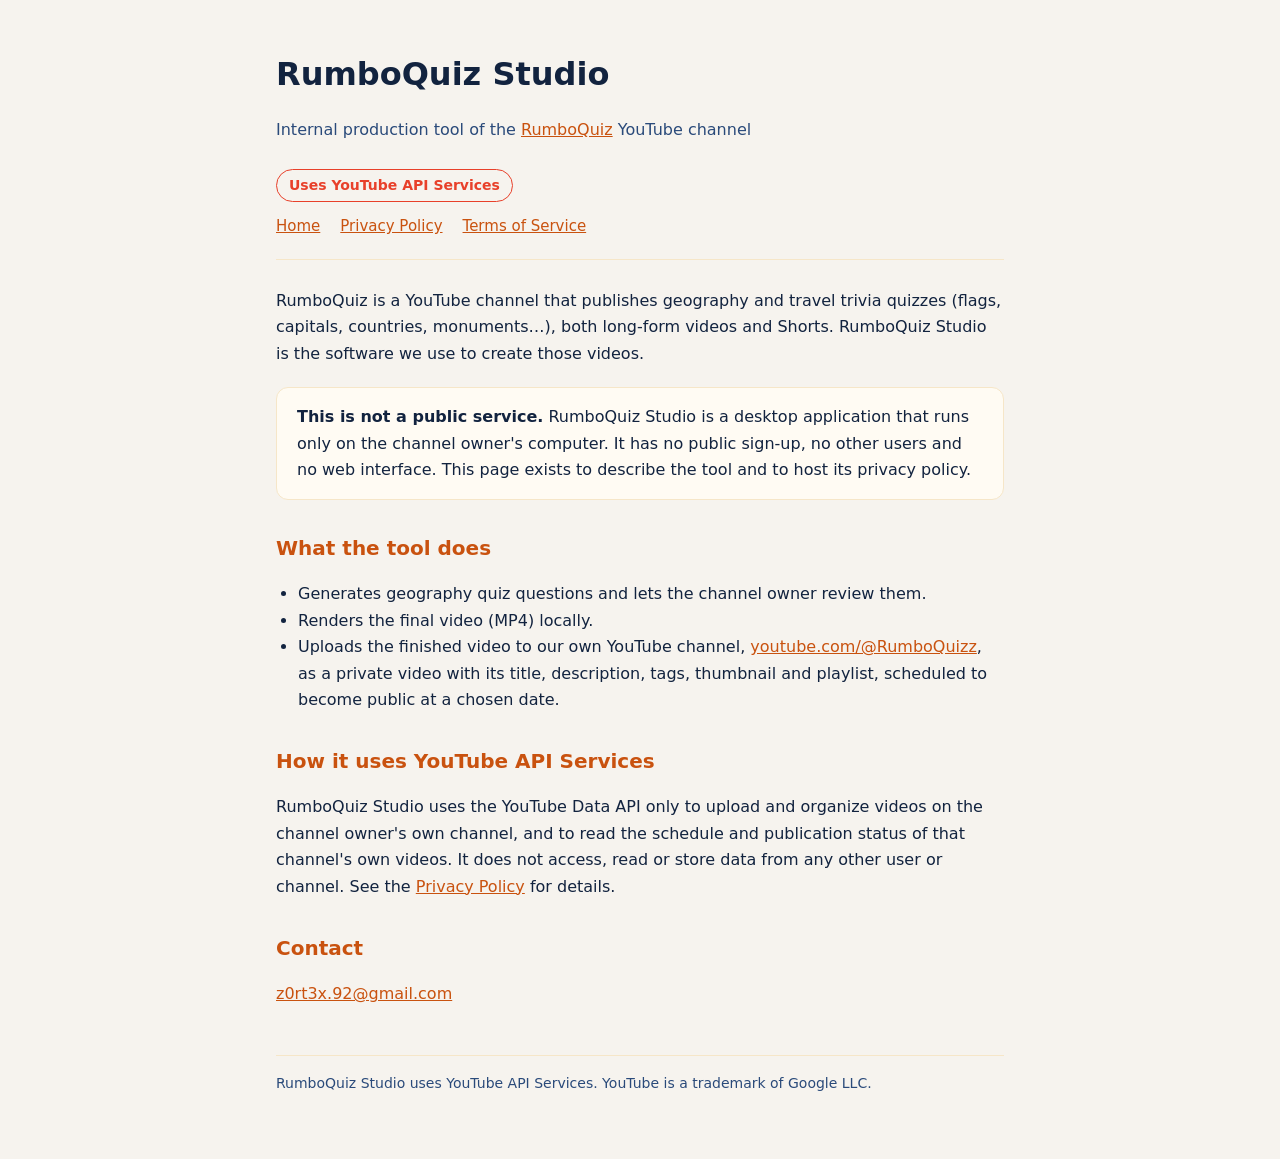
<file: index.html>
<!doctype html>
<html lang="en">
<head>
    <meta charset="utf-8">
    <meta name="viewport" content="width=device-width, initial-scale=1">
    <title>RumboQuiz Studio</title>
    <meta name="description" content="RumboQuiz Studio is the private tool used by the RumboQuiz YouTube channel to produce and upload its own geography quiz videos.">
    <link rel="stylesheet" href="style.css">
</head>
<body>
<main>
    <header>
        <h1>RumboQuiz Studio</h1>
        <p class="muted">Internal production tool of the <a href="https://www.youtube.com/@RumboQuizz">RumboQuiz</a> YouTube channel</p>
        <p class="badge">Uses YouTube API Services</p>
        <nav><a href="./">Home</a><a href="privacy.html">Privacy Policy</a><a href="terms.html">Terms of Service</a></nav>
    </header>

    <p>RumboQuiz is a YouTube channel that publishes geography and travel trivia quizzes (flags, capitals, countries, monuments…), both long-form videos and Shorts. RumboQuiz Studio is the software we use to create those videos.</p>

    <div class="card">
        <strong>This is not a public service.</strong> RumboQuiz Studio is a desktop application that runs only on the channel owner's computer. It has no public sign-up, no other users and no web interface. This page exists to describe the tool and to host its privacy policy.
    </div>

    <h2>What the tool does</h2>
    <ul>
        <li>Generates geography quiz questions and lets the channel owner review them.</li>
        <li>Renders the final video (MP4) locally.</li>
        <li>Uploads the finished video to our own YouTube channel, <a href="https://www.youtube.com/@RumboQuizz">youtube.com/@RumboQuizz</a>, as a private video with its title, description, tags, thumbnail and playlist, scheduled to become public at a chosen date.</li>
    </ul>

    <h2>How it uses YouTube API Services</h2>
    <p>RumboQuiz Studio uses the YouTube Data API only to upload and organize videos on the channel owner's own channel, and to read the schedule and publication status of that channel's own videos. It does not access, read or store data from any other user or channel. See the <a href="privacy.html">Privacy Policy</a> for details.</p>

    <h2>Contact</h2>
    <p><a href="mailto:z0rt3x.92@gmail.com">z0rt3x.92@gmail.com</a></p>

    <footer>RumboQuiz Studio uses YouTube API Services. YouTube is a trademark of Google LLC.</footer>
</main>
</body>
</html>
</file>
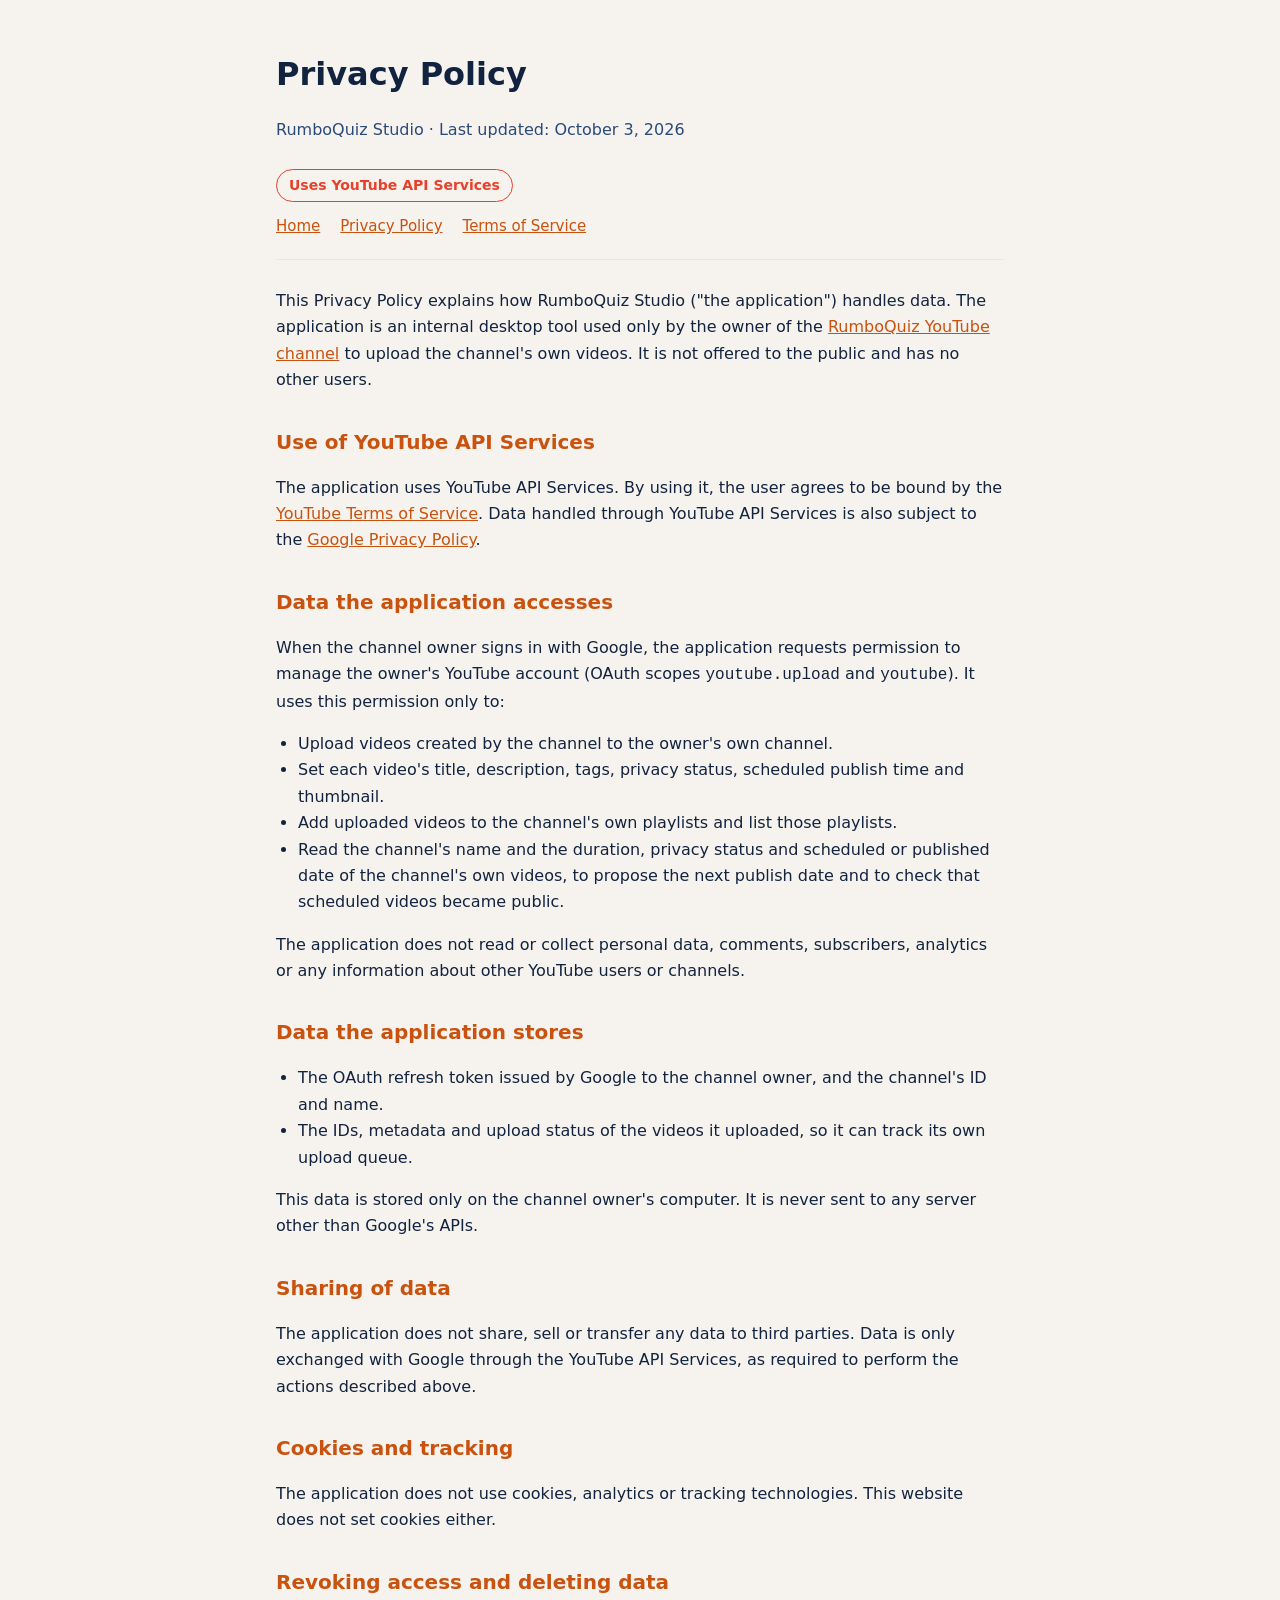
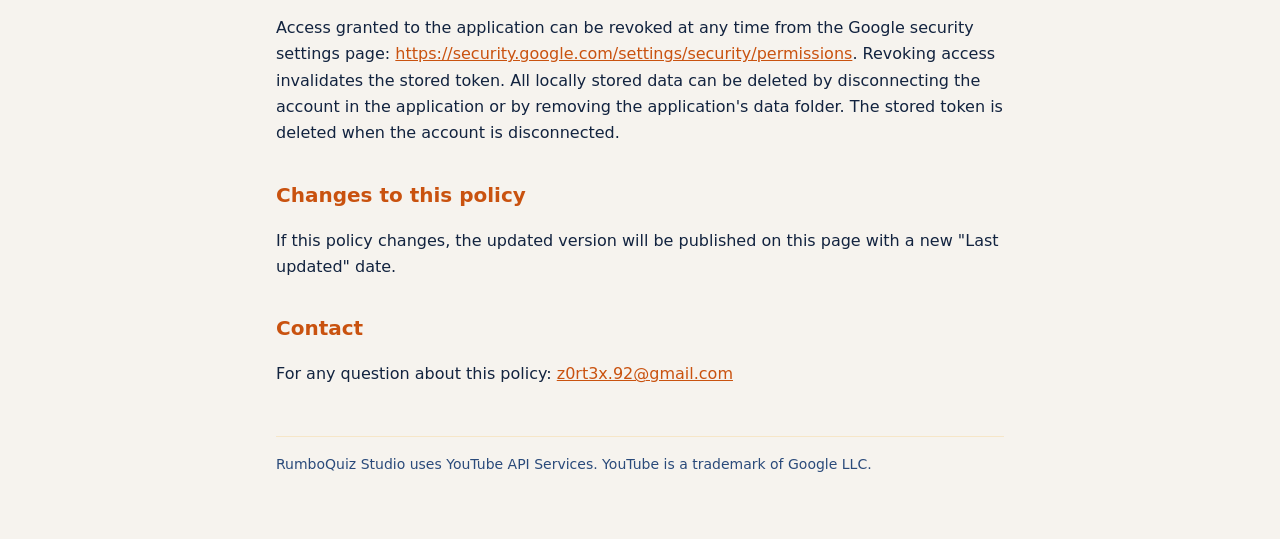
<file: privacy.html>
<!doctype html>
<html lang="en">
<head>
    <meta charset="utf-8">
    <meta name="viewport" content="width=device-width, initial-scale=1">
    <title>Privacy Policy · RumboQuiz Studio</title>
    <meta name="description" content="Privacy Policy of RumboQuiz Studio, the internal tool of the RumboQuiz YouTube channel.">
    <link rel="stylesheet" href="style.css">
</head>
<body>
<main>
    <header>
        <h1>Privacy Policy</h1>
        <p class="muted">RumboQuiz Studio · Last updated: October 3, 2026</p>
        <p class="badge">Uses YouTube API Services</p>
        <nav><a href="./">Home</a><a href="privacy.html">Privacy Policy</a><a href="terms.html">Terms of Service</a></nav>
    </header>

    <p>This Privacy Policy explains how RumboQuiz Studio ("the application") handles data. The application is an internal desktop tool used only by the owner of the <a href="https://www.youtube.com/@RumboQuizz">RumboQuiz YouTube channel</a> to upload the channel's own videos. It is not offered to the public and has no other users.</p>

    <h2>Use of YouTube API Services</h2>
    <p>The application uses YouTube API Services. By using it, the user agrees to be bound by the <a href="https://www.youtube.com/t/terms">YouTube Terms of Service</a>. Data handled through YouTube API Services is also subject to the <a href="https://policies.google.com/privacy">Google Privacy Policy</a>.</p>

    <h2>Data the application accesses</h2>
    <p>When the channel owner signs in with Google, the application requests permission to manage the owner's YouTube account (OAuth scopes <code>youtube.upload</code> and <code>youtube</code>). It uses this permission only to:</p>
    <ul>
        <li>Upload videos created by the channel to the owner's own channel.</li>
        <li>Set each video's title, description, tags, privacy status, scheduled publish time and thumbnail.</li>
        <li>Add uploaded videos to the channel's own playlists and list those playlists.</li>
        <li>Read the channel's name and the duration, privacy status and scheduled or published date of the channel's own videos, to propose the next publish date and to check that scheduled videos became public.</li>
    </ul>
    <p>The application does not read or collect personal data, comments, subscribers, analytics or any information about other YouTube users or channels.</p>

    <h2>Data the application stores</h2>
    <ul>
        <li>The OAuth refresh token issued by Google to the channel owner, and the channel's ID and name.</li>
        <li>The IDs, metadata and upload status of the videos it uploaded, so it can track its own upload queue.</li>
    </ul>
    <p>This data is stored only on the channel owner's computer. It is never sent to any server other than Google's APIs.</p>

    <h2>Sharing of data</h2>
    <p>The application does not share, sell or transfer any data to third parties. Data is only exchanged with Google through the YouTube API Services, as required to perform the actions described above.</p>

    <h2>Cookies and tracking</h2>
    <p>The application does not use cookies, analytics or tracking technologies. This website does not set cookies either.</p>

    <h2>Revoking access and deleting data</h2>
    <p>Access granted to the application can be revoked at any time from the Google security settings page: <a href="https://security.google.com/settings/security/permissions">https://security.google.com/settings/security/permissions</a>. Revoking access invalidates the stored token. All locally stored data can be deleted by disconnecting the account in the application or by removing the application's data folder. The stored token is deleted when the account is disconnected.</p>

    <h2>Changes to this policy</h2>
    <p>If this policy changes, the updated version will be published on this page with a new "Last updated" date.</p>

    <h2>Contact</h2>
    <p>For any question about this policy: <a href="mailto:z0rt3x.92@gmail.com">z0rt3x.92@gmail.com</a></p>

    <footer>RumboQuiz Studio uses YouTube API Services. YouTube is a trademark of Google LLC.</footer>
</main>
</body>
</html>
</file>
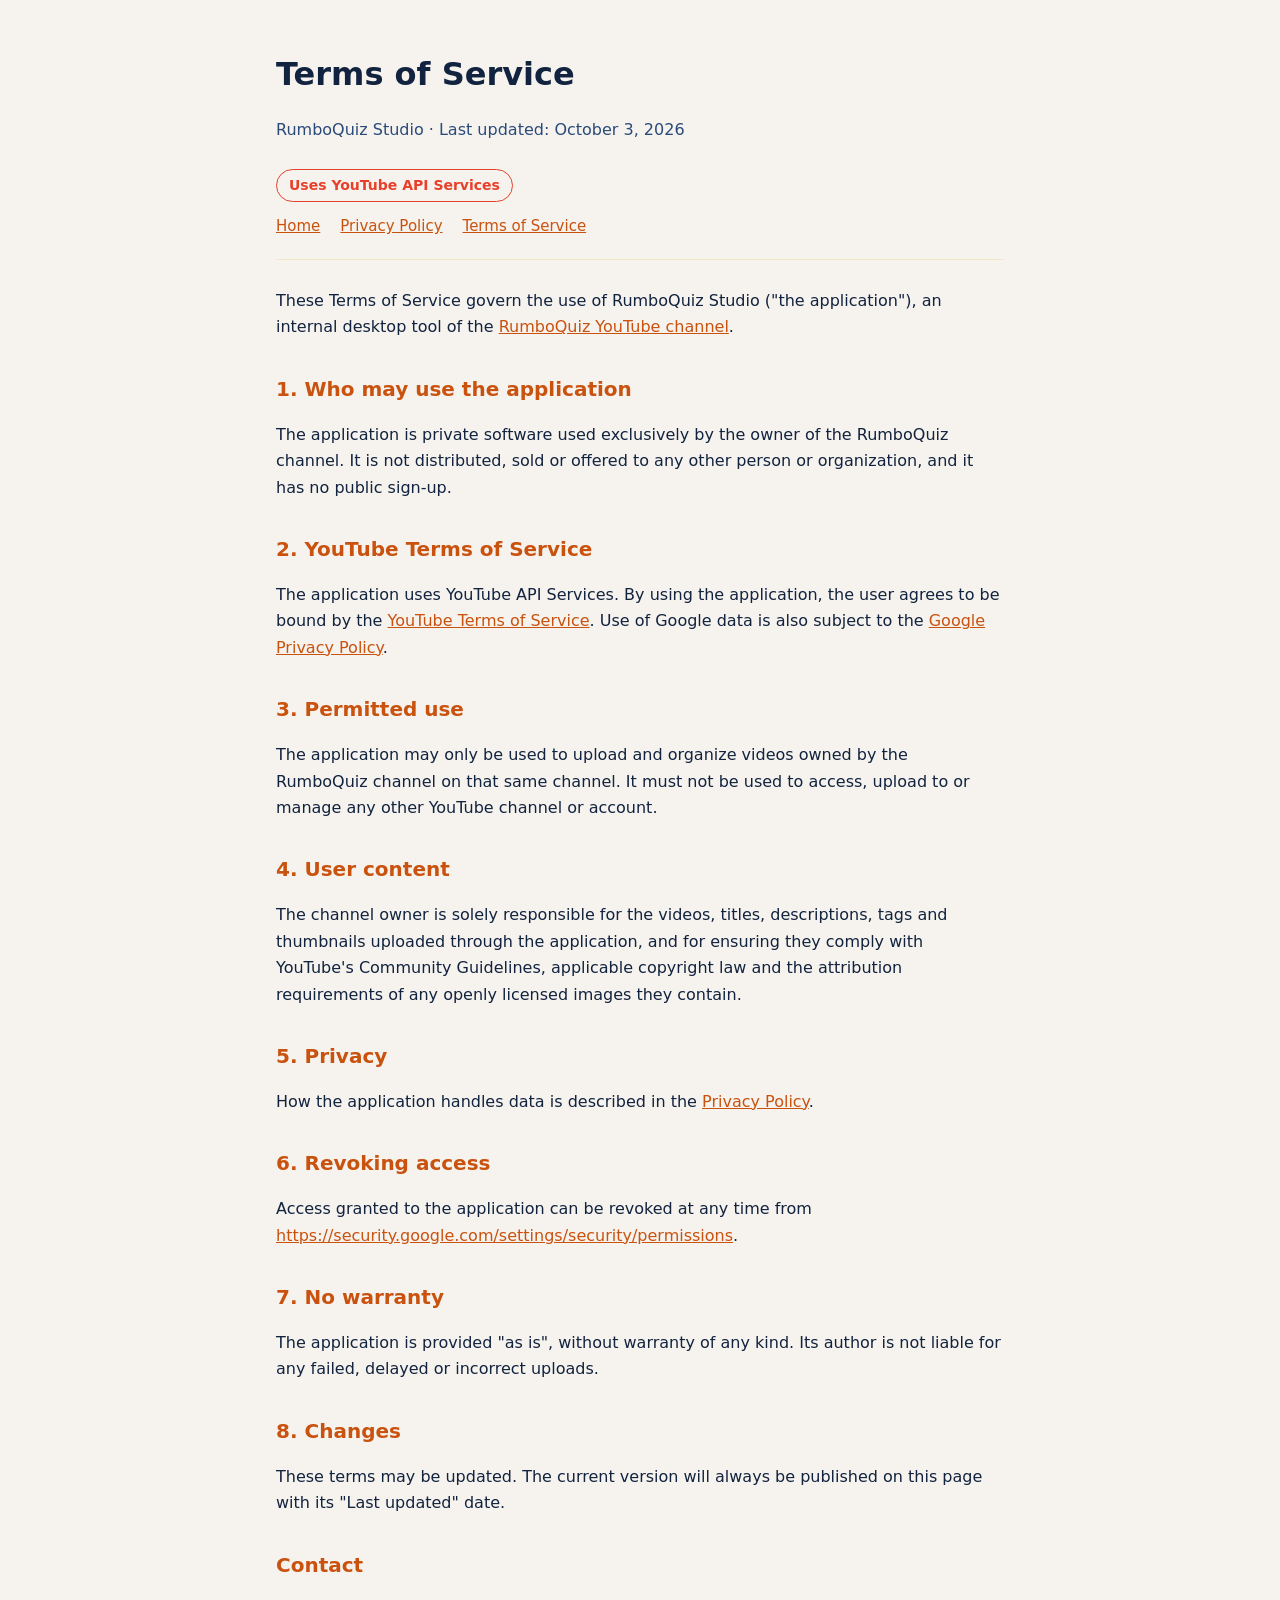
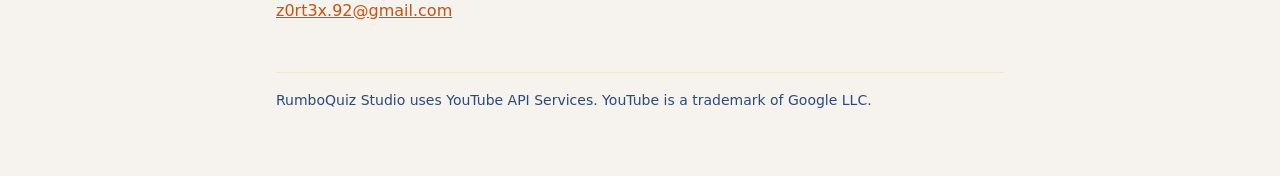
<file: terms.html>
<!doctype html>
<html lang="en">
<head>
    <meta charset="utf-8">
    <meta name="viewport" content="width=device-width, initial-scale=1">
    <title>Terms of Service · RumboQuiz Studio</title>
    <meta name="description" content="Terms of Service of RumboQuiz Studio, the internal tool of the RumboQuiz YouTube channel.">
    <link rel="stylesheet" href="style.css">
</head>
<body>
<main>
    <header>
        <h1>Terms of Service</h1>
        <p class="muted">RumboQuiz Studio · Last updated: October 3, 2026</p>
        <p class="badge">Uses YouTube API Services</p>
        <nav><a href="./">Home</a><a href="privacy.html">Privacy Policy</a><a href="terms.html">Terms of Service</a></nav>
    </header>

    <p>These Terms of Service govern the use of RumboQuiz Studio ("the application"), an internal desktop tool of the <a href="https://www.youtube.com/@RumboQuizz">RumboQuiz YouTube channel</a>.</p>

    <h2>1. Who may use the application</h2>
    <p>The application is private software used exclusively by the owner of the RumboQuiz channel. It is not distributed, sold or offered to any other person or organization, and it has no public sign-up.</p>

    <h2>2. YouTube Terms of Service</h2>
    <p>The application uses YouTube API Services. By using the application, the user agrees to be bound by the <a href="https://www.youtube.com/t/terms">YouTube Terms of Service</a>. Use of Google data is also subject to the <a href="https://policies.google.com/privacy">Google Privacy Policy</a>.</p>

    <h2>3. Permitted use</h2>
    <p>The application may only be used to upload and organize videos owned by the RumboQuiz channel on that same channel. It must not be used to access, upload to or manage any other YouTube channel or account.</p>

    <h2>4. User content</h2>
    <p>The channel owner is solely responsible for the videos, titles, descriptions, tags and thumbnails uploaded through the application, and for ensuring they comply with YouTube's Community Guidelines, applicable copyright law and the attribution requirements of any openly licensed images they contain.</p>

    <h2>5. Privacy</h2>
    <p>How the application handles data is described in the <a href="privacy.html">Privacy Policy</a>.</p>

    <h2>6. Revoking access</h2>
    <p>Access granted to the application can be revoked at any time from <a href="https://security.google.com/settings/security/permissions">https://security.google.com/settings/security/permissions</a>.</p>

    <h2>7. No warranty</h2>
    <p>The application is provided "as is", without warranty of any kind. Its author is not liable for any failed, delayed or incorrect uploads.</p>

    <h2>8. Changes</h2>
    <p>These terms may be updated. The current version will always be published on this page with its "Last updated" date.</p>

    <h2>Contact</h2>
    <p><a href="mailto:z0rt3x.92@gmail.com">z0rt3x.92@gmail.com</a></p>

    <footer>RumboQuiz Studio uses YouTube API Services. YouTube is a trademark of Google LLC.</footer>
</main>
</body>
</html>
</file>
<file: style.css>
:root {
    --bg: #F6F3EE;
    --surface: #FFFBF3;
    --text: #12233F;
    --muted: #2A4A7A;
    --accent: #C9520F;
    --border: #F6E6C8;
}
@media (prefers-color-scheme: dark) {
    :root {
        --bg: #12233F;
        --surface: #1B3358;
        --text: #FDF3E1;
        --muted: #C9D4E6;
        --accent: #F2873E;
        --border: #2A4A7A;
    }
}
* { box-sizing: border-box; }
body {
    margin: 0;
    background: var(--bg);
    color: var(--text);
    font: 16px/1.65 system-ui, -apple-system, "Segoe UI", Roboto, sans-serif;
}
main { max-width: 760px; margin: 0 auto; padding: 48px 16px 64px; }
header { border-bottom: 1px solid var(--border); padding-bottom: 20px; margin-bottom: 28px; }
nav { display: flex; flex-wrap: wrap; gap: 20px; font-size: 15px; margin-top: 12px; }
h1 { font-size: 2rem; margin: 0; }
h2 { font-size: 1.25rem; margin: 32px 0 8px; color: var(--accent); }
.muted { color: var(--muted); }
a { color: var(--accent); overflow-wrap: anywhere; }
ul { padding-left: 22px; }
.badge { display: inline-block; margin: 10px 0 0; padding: 4px 12px; border: 1px solid #E8402A; border-radius: 999px; color: #E8402A; font-size: 14px; font-weight: 600; }
.card { background: var(--surface); border: 1px solid var(--border); border-radius: 12px; padding: 16px 20px; margin: 20px 0; }
footer { margin-top: 48px; padding-top: 16px; border-top: 1px solid var(--border); font-size: 14px; color: var(--muted); }
</file>
